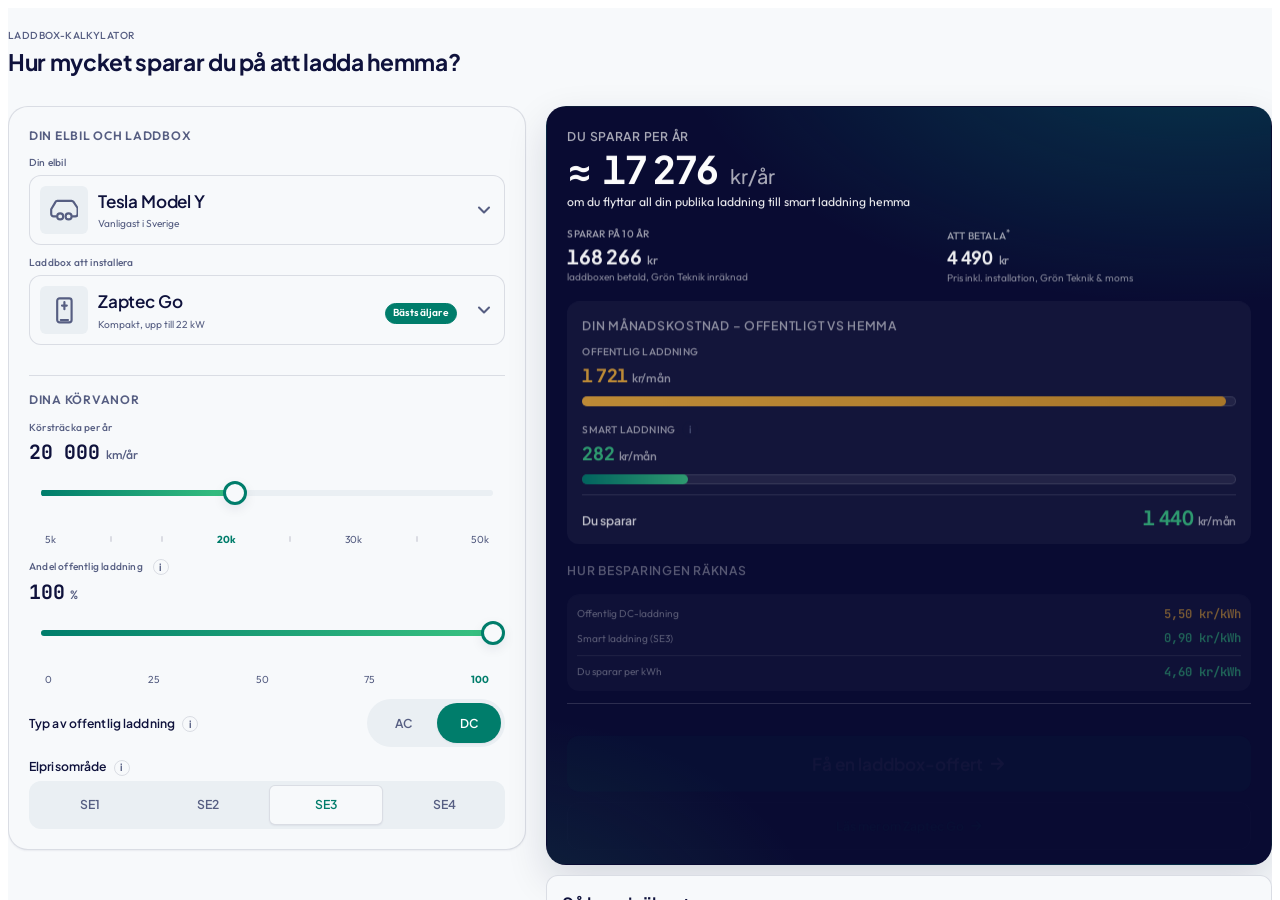
<file: index.html>
<!doctype html>
<html lang="sv">
<head>
  <meta charset="utf-8">
  <meta name="viewport" content="width=device-width, initial-scale=1">
  <meta http-equiv="refresh" content="0; url=./prototype/">
  <link rel="canonical" href="./prototype/">
  <title>Ampy Laddbox-kalkylator</title>
<link rel="preconnect" href="https://fonts.googleapis.com" />
<link rel="preconnect" href="https://fonts.gstatic.com" crossorigin />
<link href="https://fonts.googleapis.com/css2?family=Outfit:wght@100..900&family=Plus+Jakarta+Sans:ital,wght@0,200..800;1,200..800&family=JetBrains+Mono:ital,wght@0,100..800;1,100..800&display=swap" rel="stylesheet" />
</head>
<body>
  <p>Öppnar <a href="./prototype/">Ampy Laddbox-kalkylatorn</a>…</p>
</body>
</html>
</file>
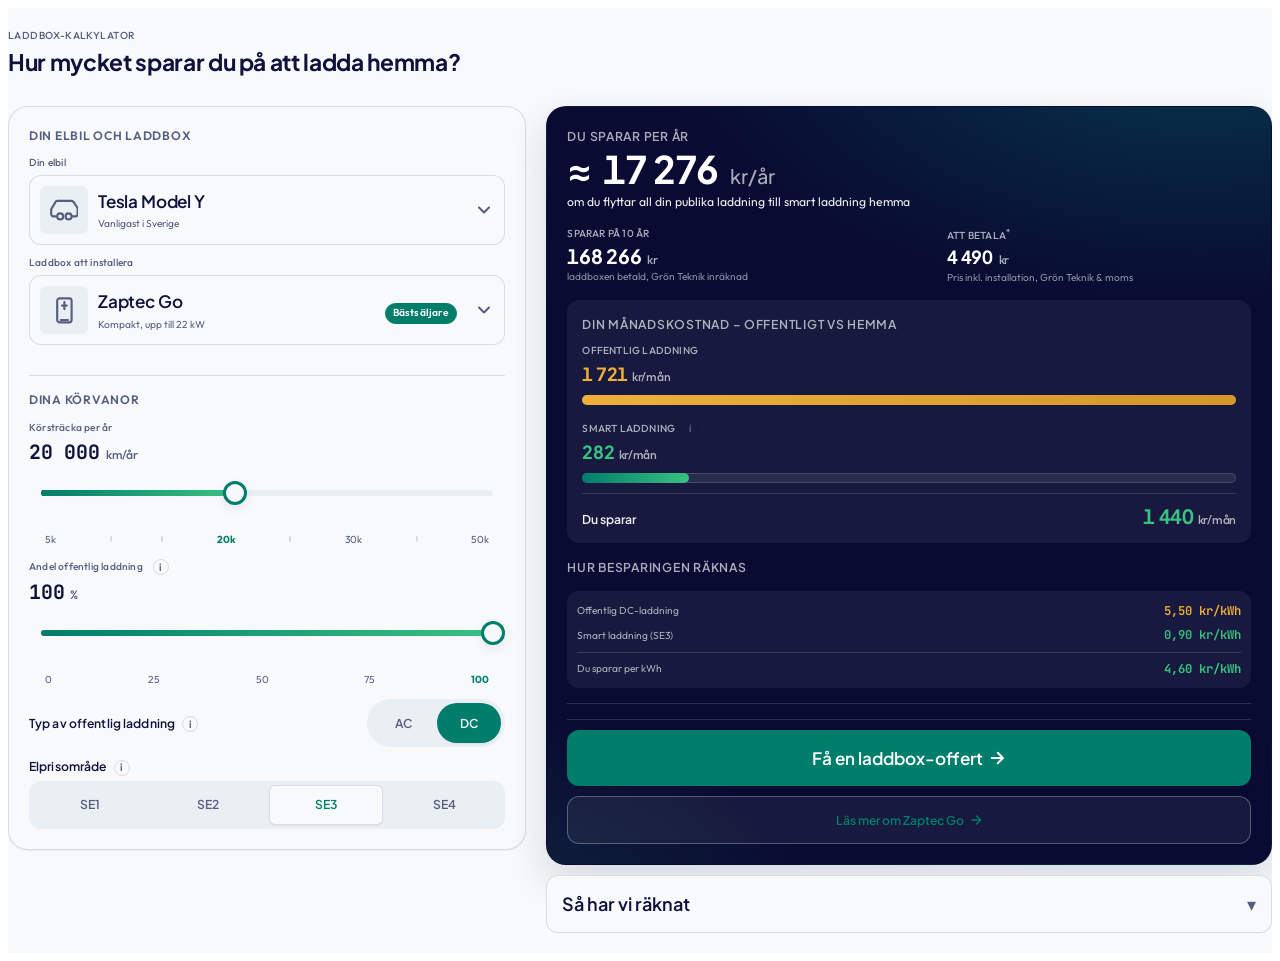
<file: prototype/index.html>
<!DOCTYPE html>
<html lang="sv">
<head>
  <meta charset="utf-8">
  <meta name="viewport" content="width=device-width, initial-scale=1">
  <style>html{font-size:62.5%}</style>
  <link rel="preconnect" href="https://fonts.googleapis.com">
  <link rel="preconnect" href="https://fonts.gstatic.com" crossorigin>
  <link href="https://fonts.googleapis.com/css2?family=Plus+Jakarta+Sans:wght@400;500;600;700&family=Outfit:wght@400;500;600;700&family=JetBrains+Mono:ital,wght@0,100..800;1,100..800&display=swap" rel="stylesheet">
  <link rel="stylesheet" href="styles.css">
  <script src="data.js"></script>
  <title>Ampy — Laddbox-kalkylator (prototyp)</title>
</head>
<body>

<div class="ampy-calc-outer">
<div class="ampy-calc" id="ampyEvCalc"
     data-default-car-id=""
     data-default-charger-id="">

  <div class="ampy-calc__container">

    <header class="ampy-calc__header">
      <span class="ampy-calc__header-label">Laddbox-kalkylator</span>
      <h1 class="ampy-calc__t-2xl">Hur mycket sparar du på att ladda hemma?</h1>
    </header>

    <section class="ampy-calc__main" aria-label="Laddbox-kalkylator">

      <!-- ── INPUTS CARD ──────────────────────────────────────────────── -->
      <div class="ampy-calc__card" aria-label="Inställningar">

        <div class="ampy-calc__tier ampy-calc__tier--primary">
          <span class="ampy-calc__tier-label">Din elbil och laddbox</span>

          <!-- Car model selector -->
          <div class="ampy-calc__field ampy-calc__field--prominent">
            <!-- a11y: was an orphan <label> (no native control to bind 'for' to —
                 the selector is a custom button/listbox). Now a <span> that the
                 selector button + listbox reference via aria-labelledby. -->
            <span class="ampy-calc__field-label-tiny" id="ampyEvCarLabel">Din elbil</span>
            <div class="ampy-calc__selector" id="ampyEvCarSelectorA" aria-expanded="false">
              <button type="button"
                      class="ampy-calc__selector-button ampy-calc__selector-button--prominent"
                      aria-haspopup="listbox" aria-labelledby="ampyEvCarLabel" id="ampyEvCarButtonA">
                <span class="ampy-calc__selector-img ampy-calc__selector-img--lg" id="ampyEvCarImgA" aria-hidden="true"></span>
                <span class="ampy-calc__selector-text">
                  <span class="ampy-calc__selector-name ampy-calc__selector-name--lg" id="ampyEvCarNameA">—</span>
                  <span class="ampy-calc__selector-best" id="ampyEvCarBestA">—</span>
                </span>
                <span id="ampyEvCarBadgeA"></span>
                <svg class="ampy-calc__selector-chevron" width="20" height="20" viewBox="0 0 24 24"
         fill="none" stroke="currentColor" stroke-width="2.5" stroke-linecap="round"
         stroke-linejoin="round" aria-hidden="true"><path d="m6 9 6 6 6-6"/></svg>
              </button>
              <ul class="ampy-calc__selector-list" id="ampyEvCarListA" role="listbox" aria-labelledby="ampyEvCarLabel"></ul>
            </div>
          </div>

          <!-- Charger selector -->
          <div class="ampy-calc__field ampy-calc__field--prominent">
            <!-- a11y: orphan <label> → <span>, referenced via aria-labelledby. -->
            <span class="ampy-calc__field-label-tiny" id="ampyEvChargerLabel">Laddbox att installera</span>
            <div class="ampy-calc__selector" id="ampyEvChargerSelectorA" aria-expanded="false">
              <button type="button"
                      class="ampy-calc__selector-button ampy-calc__selector-button--prominent"
                      aria-haspopup="listbox" aria-labelledby="ampyEvChargerLabel" id="ampyEvChargerButtonA">
                <span class="ampy-calc__selector-img ampy-calc__selector-img--lg" id="ampyEvChargerImgA" aria-hidden="true"></span>
                <span class="ampy-calc__selector-text">
                  <span class="ampy-calc__selector-name ampy-calc__selector-name--lg" id="ampyEvChargerNameA">—</span>
                  <span class="ampy-calc__selector-best" id="ampyEvChargerBestA">—</span>
                </span>
                <span id="ampyEvChargerBadgeA"></span>
                <svg class="ampy-calc__selector-chevron" width="20" height="20" viewBox="0 0 24 24"
         fill="none" stroke="currentColor" stroke-width="2.5" stroke-linecap="round"
         stroke-linejoin="round" aria-hidden="true"><path d="m6 9 6 6 6-6"/></svg>
              </button>
              <ul class="ampy-calc__selector-list" id="ampyEvChargerListA" role="listbox" aria-labelledby="ampyEvChargerLabel"></ul>
            </div>
          </div>
        </div><!-- /tier primary -->

        <div class="ampy-calc__tier ampy-calc__tier--modifiers">
          <span class="ampy-calc__tier-label">Dina körvanor</span>

          <!-- Annual km slider -->
          <!-- a11y: <label> here has no matching control (custom slider, not a
               native input), so 'for' is intentionally absent. Instead it gets
               an id and the slider references it via aria-labelledby. -->
          <div class="ampy-calc__field ampy-calc__field--prominent">
            <span class="ampy-calc__field-label-tiny" id="ampyEvKmLabel">Körsträcka per år</span>
            <span class="ampy-calc__value-prominent ampy-calc__t-mono" id="ampyEvKmDisplay">
              <span id="ampyEvKmValue">—</span><span class="ampy-calc__value-unit">km/år</span>
            </span>
            <div id="ampyEvKmContainer"></div>
          </div>

          <!-- Public % slider -->
          <!-- a11y: <label> replaced with <span>+id (no native control to bind
               'for' to). The slider references this via aria-labelledby. The
               tooltip button is excluded from the slider's name (see id below). -->
          <div class="ampy-calc__field ampy-calc__field--prominent">
            <span class="ampy-calc__field-label-tiny">
              <span id="ampyEvPctLabel">Andel offentlig laddning</span>
              <button type="button" class="ampy-calc__tip" aria-label="Mer info"
                      data-tip="Hur stor del av din laddning du gör publikt idag i stället för hemma. Kalkylen visar vad du sparar genom att flytta den hem.">i</button>
            </span>
            <span class="ampy-calc__value-prominent ampy-calc__t-mono" id="ampyEvPctDisplay">
              <span id="ampyEvPctValue">—</span><span class="ampy-calc__value-unit">%</span>
            </span>
            <div id="ampyEvPctContainer"></div>
          </div>

          <!-- Public type toggle -->
          <div class="ampy-calc__field">
            <div class="ampy-calc__field-row">
              <span class="ampy-calc__field-label">
                <!-- a11y: id on the text-only span so the toggle group's name
                     excludes the tooltip button. -->
                <span id="ampyEvPubTypeLabel">Typ av offentlig laddning</span>
                <button type="button" class="ampy-calc__tip" aria-label="Mer info"
                        data-tip="AC = långsam laddning vid parkering och köpcentrum (ca 4,50 kr/kWh). DC = snabbladdning längs vägen (ca 5,50 kr/kWh).">i</button>
              </span>
              <!-- a11y: each option is a native <button aria-pressed> — keyboard
                   operable (Enter/Space) and announced as a pressed/unpressed
                   toggle button. aria-pressed kept in sync in updatePublicTypeToggle. -->
              <div class="ampy-calc__toggle" role="group" aria-labelledby="ampyEvPubTypeLabel" id="ampyEvPublicType">
                <button type="button" class="ampy-calc__toggle-option" data-value="ac" aria-pressed="false">AC</button>
                <button type="button" class="ampy-calc__toggle-option" data-value="dc" aria-pressed="true">DC</button>
              </div>
            </div>
          </div>

          <!-- Region -->
          <div class="ampy-calc__field">
            <span class="ampy-calc__field-label">
              <span id="ampyEvRegionLabel">Elprisområde</span>
              <button type="button" class="ampy-calc__tip" aria-label="Mer info"
                      data-tip="Ditt elprisområde (SE1 norr–SE4 söder). Dyrare hemma-el ger något lägre besparing per kWh.">i</button>
            </span>
            <div class="ampy-calc__segmented" role="group" aria-labelledby="ampyEvRegionLabel" id="ampyEvRegion"></div>
          </div>

        </div><!-- /tier modifiers -->

      </div><!-- /.ampy-calc__card (inputs) -->

      <!-- ── RESULTS COLUMN ───────────────────────────────────────────── -->
      <div class="ampy-calc__result-stack">

        <!-- a11y: aria-live removed from the whole results card. The entire
             subtree (every tile, the monthly panel, breakdown HTML) was being
             announced on every keystroke, which flooded SR users. Replaced by
             a single polite, debounced status region (#ampyEvSrStatus) that
             announces ONLY the annual-saving headline after input settles. -->
        <div class="ampy-calc__card ampy-calc__card--surface" aria-label="Resultat">

          <!-- Hero: ANNUAL saving (dominant) — now the first element in the card
               (the ROI "Med/Utan investering" toggle was removed; the investment
               is always included). -->
          <div class="ampy-calc__hero15">
            <span class="ampy-calc__hero15-eyebrow">Du sparar per år</span>
            <span class="ampy-calc__hero15-value ampy-calc__t-mono">
              ≈ <span id="ampyEvAnnualSaving">—</span>
              <span class="ampy-calc__hero15-unit">kr/år</span>
            </span>
            <span class="ampy-calc__hero15-sub" id="ampyEvHeroAnnualSub">
              jämfört med fortsatt publik laddning
            </span>
          </div>

          <!-- a11y: single polite, debounced live region. Announces only the
               headline annual saving once input settles (see engine.js
               announceHeadline). Visually hidden; not aria-hidden. -->
          <div class="ampy-calc__sr-only" id="ampyEvSrStatus" role="status" aria-live="polite" aria-atomic="true"></div>

          <!-- Secondary stat tiles -->
          <div class="ampy-calc__trio" id="ampyEvTrio">
            <div class="ampy-calc__trio-tile" id="ampyEvCumulativeTile">
              <span class="ampy-calc__trio-label" id="ampyEvCumulativeLabel">Sparar på 10 år</span>
              <span class="ampy-calc__trio-value ampy-calc__t-mono">
                <span id="ampyEvCumulativeValue">—</span><span class="ampy-calc__trio-unit">kr</span>
              </span>
              <span class="ampy-calc__trio-sub" id="ampyEvHero10Sub">—</span>
            </div>

            <div class="ampy-calc__trio-tile" id="ampyEvNetPayTile">
              <span class="ampy-calc__trio-label">Att betala<sup>*</sup></span>
              <span class="ampy-calc__trio-value ampy-calc__t-mono">
                <span id="ampyEvNetPay">—</span><span class="ampy-calc__trio-unit">kr</span>
              </span>
              <span class="ampy-calc__trio-sub" id="ampyEvNetPaySub">—</span>
            </div>
          </div>

          <!-- 3-4: divider removed — the monthly panel's own subtle bg separates
               it from the trio, so a hairline here is a redundant third rule. -->

          <!-- Monthly cost comparison: publik vs hemma (replaces the payback chart).
               monthlyPublic / monthlyHome = publicKwh × rate ÷ 12; saving = the
               difference. Reconciles to the annual hero (× 12). Renders for
               offert-only boxes too (segment-agnostic). -->
          <div class="ampy-calc__monthly" id="ampyEvMonthly">
            <div class="ampy-calc__monthly-head">
              <span class="ampy-calc__evidence-label">Din månadskostnad – offentligt vs hemma</span>
            </div>
            <div class="ampy-calc__monthly-cols">
              <div class="ampy-calc__monthly-col ampy-calc__monthly-col--public">
                <span class="ampy-calc__monthly-col-label">Offentlig laddning</span>
                <span class="ampy-calc__monthly-col-value ampy-calc__monthly-col-value--public ampy-calc__t-mono">
                  <span id="ampyEvMonthlyPublic">—</span><span class="ampy-calc__monthly-col-unit">kr/mån</span>
                </span>
              </div>
              <!-- Home charging = smart charging only (owner decision 2026-06-13):
                   the flat-rate home bar was removed; this single home bar IS the
                   smart / scheduled-on-low-price-hours option. Solid (primary) styling. -->
              <div class="ampy-calc__monthly-col ampy-calc__monthly-col--home">
                <span class="ampy-calc__monthly-col-label">
                  Smart laddning
                  <button type="button" class="ampy-calc__tip" aria-label="Mer info"
                          data-tip="Ladda din elbil automatiskt när elen är som billigast — spotpriset är 30–60 % lägre under lågpristimmar, vilket sänker din laddkostnad hemma med i snitt cirka 45 %.">i</button>
                </span>
                <span class="ampy-calc__monthly-col-value ampy-calc__monthly-col-value--home ampy-calc__t-mono">
                  <span id="ampyEvMonthlyHome">—</span><span class="ampy-calc__monthly-col-unit">kr/mån</span>
                </span>
              </div>
            </div>
            <div class="ampy-calc__monthly-delta" id="ampyEvMonthlyDelta">
              <span class="ampy-calc__monthly-delta-label">Du sparar</span>
              <span class="ampy-calc__monthly-delta-value ampy-calc__t-mono">
                <span id="ampyEvMonthlySaving">—</span><span class="ampy-calc__monthly-delta-unit">kr/mån</span>
              </span>
            </div>
          </div>

          <!-- Savings breakdown -->
          <div class="ampy-calc__evidence">
            <div class="ampy-calc__evidence-head">
              <span class="ampy-calc__evidence-label">Hur besparingen räknas</span>
            </div>
            <div id="ampyEvSavingsBreakdown" style="margin-top:var(--spacing-sm);"></div>
          </div>

          <hr class="ampy-calc__internal-divider">

          <!-- CTAs -->
          <div class="ampy-calc__cta-stack">

            <button type="button"
                    class="ampy-calc__btn ampy-calc__btn--primary ampy-calc__btn--lg ampy-calc__btn--block"
                    id="ampyEvCtaQuote">
              Få en laddbox-offert <svg width="18" height="18" viewBox="0 0 24 24" fill="none" stroke="currentColor"
         stroke-width="2.5" stroke-linecap="round" stroke-linejoin="round" aria-hidden="true">
      <path d="M5 12h14M13 5l7 7-7 7"/>
    </svg>
            </button>

            <form class="ampy-calc__lead-form" id="ampyEvLeadForm" novalidate>
              <span class="ampy-calc__t-small" style="color:var(--on-surface-text);">
                Vår laddbox-expert hör av sig med ett offertförslag, oftast inom en arbetsdag.
              </span>
              <div class="ampy-calc__lead-form-grid">
                <div class="ampy-calc__field">
                  <label class="ampy-calc__field-label" for="ampyEvLeadName">Namn</label>
                  <input type="text"  class="ampy-calc__input" id="ampyEvLeadName"  required autocomplete="name">
                  <span class="ampy-calc__input-error" id="ampyEvLeadNameError"></span>
                </div>
                <div class="ampy-calc__field">
                  <label class="ampy-calc__field-label" for="ampyEvLeadEmail">E-post</label>
                  <input type="email" class="ampy-calc__input" id="ampyEvLeadEmail" required autocomplete="email">
                  <span class="ampy-calc__input-error" id="ampyEvLeadEmailError"></span>
                </div>
                <div class="ampy-calc__field">
                  <label class="ampy-calc__field-label" for="ampyEvLeadPhone">Telefon</label>
                  <input type="tel"   class="ampy-calc__input" id="ampyEvLeadPhone" required autocomplete="tel" inputmode="tel">
                  <span class="ampy-calc__input-error" id="ampyEvLeadPhoneError"></span>
                </div>
                <div class="ampy-calc__field">
                  <label class="ampy-calc__field-label" for="ampyEvLeadZip">Postnummer</label>
                  <input type="text"  class="ampy-calc__input" id="ampyEvLeadZip"   required autocomplete="postal-code" inputmode="numeric">
                  <span class="ampy-calc__input-error" id="ampyEvLeadZipError"></span>
                </div>
              </div>
              <!-- GDPR: honeypot. Visually hidden + off the a11y tree + not
                   tabbable + autocomplete off. A real human never fills it; the
                   server rejects any submission where it is non-empty. Kept
                   inside the form so its value lands in buildPayload. -->
              <div class="ampy-calc__hp" aria-hidden="true">
                <label for="ampyEvLeadCompany">Lämna detta fält tomt</label>
                <input type="text" id="ampyEvLeadCompany" name="company"
                       tabindex="-1" autocomplete="off">
              </div>

              <!-- GDPR: required, UNTICKED, granular consent. Separate from the
                   submit action. Article-13 micro-notice + privacy link.
                   PLACEHOLDER href="/integritetspolicy" — Ampy must point this
                   at the live policy before go-live. -->
              <div class="ampy-calc__field ampy-calc__consent">
                <label class="ampy-calc__consent-row" for="ampyEvLeadConsent">
                  <input type="checkbox" class="ampy-calc__consent-check"
                         id="ampyEvLeadConsent" required
                         aria-describedby="ampyEvLeadConsentNotice ampyEvLeadConsentError">
                  <span class="ampy-calc__consent-text" id="ampyEvLeadConsentNotice">
                    Jag samtycker till att Ampy lagrar och behandlar mina
                    kontakt- och kalkyluppgifter för att kontakta mig med en offert.
                    Du kan när som helst återkalla samtycket. Se vår
                    <a href="/integritetspolicy" target="_blank" rel="noopener">integritetspolicy</a>
                    för hur vi hanterar dina uppgifter och dina rättigheter.
                  </span>
                </label>
                <span class="ampy-calc__input-error" id="ampyEvLeadConsentError"></span>
              </div>

              <button type="submit" class="ampy-calc__btn ampy-calc__btn--primary ampy-calc__btn--block" id="ampyEvLeadSubmit">
                <span id="ampyEvLeadSubmitLabel">Skicka offertförfrågan</span>
              </button>
            </form>

            <div class="ampy-calc__lead-form-success" id="ampyEvLeadSuccess" role="status">
              <svg width="20" height="20" viewBox="0 0 24 24" fill="none" stroke="currentColor" stroke-width="2.5" stroke-linecap="round" stroke-linejoin="round" aria-hidden="true"><path d="M20 6 9 17l-5-5"/></svg>
              <span><strong>Tack!</strong> En expert återkommer inom 24 timmar med en exakt offert. Du får kalkylen mailad till dig.</span>
            </div>

            <div class="ampy-calc__lead-form-error" id="ampyEvLeadErrorBox" role="alert">
              <svg width="20" height="20" viewBox="0 0 24 24" fill="none" stroke="currentColor" stroke-width="2.5" stroke-linecap="round" stroke-linejoin="round" aria-hidden="true"><circle cx="12" cy="12" r="10"/><path d="M12 8v4M12 16h.01"/></svg>
              <span>Något gick fel. Ring oss på <a href="tel:+46102657979" style="color:inherit;text-decoration:underline;">010-265 79 79</a> så hjälper vi dig direkt.</span>
            </div>

            <!-- 8c: the whole phrase is ONE inline label so hover/focus draws a
                 single continuous underline (incl. the dynamic box name, any
                 length); the arrow is a separate flex sibling and never underlines.
                 Also promoted to a bordered secondary button (Part 3 / 3-5) so the
                 two CTAs read as a deliberate primary/secondary pair. -->
            <a class="ampy-calc__btn-link ampy-calc__btn-link--center ampy-calc__btn-link--bordered" id="ampyEvProductLink" href="#" target="_self">
              <span class="ampy-calc__btn-link-label">Läs mer om <span id="ampyEvProductLinkName">laddboxen</span></span>
              <svg width="14" height="14" viewBox="0 0 24 24" fill="none" stroke="currentColor" stroke-width="2.5" stroke-linecap="round" stroke-linejoin="round" aria-hidden="true"><path d="M5 12h14M13 5l7 7-7 7"/></svg>
            </a>

          </div><!-- /.ampy-calc__cta-stack -->

        </div><!-- /.ampy-calc__card--surface -->

        <!-- Methodology -->
        <section class="ampy-calc__methodology" aria-label="Så har vi räknat">
          <details class="ampy-calc__disclosure">
            <summary class="ampy-calc__disclosure-summary ampy-calc__t-subheading"
                     style="color:var(--text-primary);font-weight:600;">
              Så har vi räknat
            </summary>
            <div class="ampy-calc__disclosure-content">
              <div class="ampy-calc__methodology-stack" id="ampyEvMethodologyStack"></div>
              <div class="ampy-calc__disclaimers">
                <p>
                  <strong style="color:var(--text-primary);">Så här läser du kalkylen.</strong>
                  Siffrorna bygger på publik branschdata för 2025–2026. Ditt verkliga utfall beror på
                  hur du kör, hur du laddar och hur elpriset utvecklas. Kalkylen är en uppskattning —
                  inte ett erbjudande och inte bindande för Ampy. Vill du ha ett exakt pris, begär en offert.
                </p>
                <p>* "Att betala" är ungefärligt pris inkl. installation och moms, med Grön Teknik-avdraget redan avdraget. Slutpriset beror på ditt hem och din installation.</p>
              </div>
            </div>
          </details>
        </section>

      </div><!-- /.ampy-calc__result-stack -->

    </section><!-- /.ampy-calc__main -->

  </div><!-- /.ampy-calc__container -->

</div><!-- /#ampyEvCalc -->
</div><!-- /.ampy-calc-outer -->

<script src="engine.js"></script>
<script>
  if (window.AmpyEvCalculator) {
    window.AmpyEvCalculator.submitLead = function (p) {
      console.log('MOCK submitLead', p);
      return Promise.resolve({ success: true });
    };
  }
</script>
</body>
</html>
</file>
<file: prototype/styles.css>
/**
 * Ampy — Battery Calculator CSS
 * Fluent Snippets: set Run Location → Frontend
 *
 * All breakpoints use @container ampy so the calculator responds to its
 * own container width rather than the viewport. Safe to load globally —
 * every rule is scoped under .ampy-calc or .ampy-calc-outer.
 */
/* ── Container context ─────────────────────────────────────────────────── */
.ampy-calc-outer {
  display: block;
  width: 100%;
  max-width: 100%;
  box-sizing: border-box;
  overflow-x: hidden;
  container-type: inline-size;
  container-name: ampy;
}

/* ── Root tokens (scoped to component, not :root) ───────────────────────── */
.ampy-calc {
  --bg-primary:        rgb(247, 249, 251);
  --bg-surface:        rgb(9, 11, 50);
  --bg-subtle:         rgb(234, 239, 243);
  --text-primary:      rgb(15, 18, 60);
  --text-secondary:    rgb(86, 94, 130);
  --text-inverse:      rgb(255, 255, 255);
  /* a11y / WCAG 2.1 AA contrast (audit fix):
     The teal is used both as a TEXT/icon colour on the light bg (badges,
     outline buttons, segmented + tick "active", links) and as the CTA button
     fill behind WHITE text. The original rgb(0,169,145) failed AA in both
     directions (≈2.9:1 white-on-teal, ≈2.8:1 teal-on-light-bg). Darkened to
     rgb(0,125,107): ≈5.07:1 white-on-teal and ≈4.80:1 teal-on-light-bg — both
     pass AA for normal text.
     ── OWNER-FLAGGED ──────────────────────────────────────────────────────
     These --action-* tokens are a LOCAL prototype copy. The shared
     FluentSnippets stylesheet defines the same tokens and is consumed by the
     LED-kalkylatorn and battery-kalkylatorn. Porting this darker teal to the
     shared snippet will change those calculators' CTA/chart colours too —
     re-check their contrast + chart legibility before promoting this change. */
  --action-primary:    rgb(0, 125, 107);
  --action-secondary:  rgb(0, 150, 130);
  --state-success:     rgb(57, 194, 129);
  --state-error:       rgb(214, 76, 76);
  --state-warning:     rgb(240, 175, 56);
  --border-default:    rgba(15, 18, 60, 0.12);
  --border-focus:      rgb(0, 125, 107); /* a11y: matches darkened --action-primary */

  --on-surface-text:           rgba(255, 255, 255, 0.94);
  --on-surface-text-muted:     rgba(255, 255, 255, 0.66);
  /* a11y / WCAG 2.1 AA (audit fix): faint captions (hero range, trio-sub,
     stream sub/pct) on the dark surface were rgba(255,255,255,0.42) ≈ 4.0:1 —
     fails AA for normal text. Raised to 0.55 ≈ 6.1:1. OWNER-FLAGGED: this
     token also lives in the shared snippet (LED/battery calcs) — porting it
     lightens their faint captions too; re-check those before promoting. */
  --on-surface-text-faint:     rgba(255, 255, 255, 0.55);
  --on-surface-border:         rgba(255, 255, 255, 0.14);
  --on-surface-border-strong:  rgba(255, 255, 255, 0.28);
  --on-surface-subtle-bg:      rgba(255, 255, 255, 0.06);

  --chart-stream-1: rgb(0, 169, 145);
  --chart-stream-2: rgb(57, 194, 129);
  --chart-stream-3: rgb(122, 208, 198);
  --chart-stream-4: rgb(160, 184, 196);

  --chart-line-loss:    rgb(240, 175, 56);
  --chart-line-profit:  rgb(0, 169, 145);
  --chart-zone-loss:    rgba(240, 175, 56, 0.18);
  --chart-zone-profit:  rgba(0, 169, 145, 0.16);

  --spacing-xs:  0.5rem;
  --spacing-sm:  0.75rem;
  --spacing-md:  1rem;
  --spacing-lg:  1.5rem;
  --spacing-xl:  2rem;
  --spacing-2xl: 3rem;

  --radius-sm:   0.6rem;
  --radius-md:   1.2rem;
  --radius-lg:   2rem;
  --radius-full: 999rem;

  --shadow-sm: 0 1px 2px rgba(15, 18, 60, 0.06);
  --shadow-md: 0 0.4rem 1.2rem rgba(15, 18, 60, 0.08);
  --shadow-lg: 0 1.6rem 4rem rgba(15, 18, 60, 0.14);

  --motion-fast:   150ms;
  --motion-normal: 300ms;
  --easing:        cubic-bezier(0.2, 0, 0.2, 1);

  /* Point 14 / "blaffigt": four clamp FLOORS lowered one notch so the narrow
     end (320–375px) reads calmer; the 100cqi interpolation leaves desktop
     (the ceilings) untouched.
       --fs-2xl H1 floor       2.2 → 2.0rem
       --fs-xl  hero unit/value floor 2.0 → 1.8rem
       --fs-lg  secondary vals floor 1.8 → 1.7rem
       --fs-4xl hero value floor 4.0 → 3.4rem */
  --fs-xs:  clamp(1rem,   calc(1rem   + (1.2 - 1)   * ((100cqi - 320px) / 960)), 1.2rem);
  --fs-sm:  clamp(1.2rem, calc(1.2rem + (1.4 - 1.2) * ((100cqi - 320px) / 960)), 1.4rem);
  --fs-md:  clamp(1.7rem, calc(1.7rem + (1.8 - 1.7) * ((100cqi - 320px) / 960)), 1.8rem);
  --fs-lg:  clamp(1.7rem, calc(1.7rem + (2.8 - 1.7) * ((100cqi - 320px) / 960)), 2.8rem);
  --fs-xl:  clamp(1.8rem, calc(1.8rem + (3.6 - 1.8) * ((100cqi - 320px) / 960)), 3.6rem);
  --fs-2xl: clamp(2rem,   calc(2rem   + (4.8 - 2)   * ((100cqi - 320px) / 960)), 4.8rem);
  --fs-3xl: clamp(2.6rem, calc(2.6rem + (6   - 2.6) * ((100cqi - 320px) / 960)), 6rem);
  --fs-4xl: clamp(3.4rem, calc(3.4rem + (7.5 - 3.4) * ((100cqi - 320px) / 960)), 7.5rem);

  --font-heading: "Plus Jakarta Sans", system-ui, sans-serif;
  --font-body:    "Outfit", system-ui, sans-serif;
  --font-mono:    "JetBrains Mono", ui-monospace, monospace;

  box-sizing: border-box;
  color: var(--text-primary);
  background: var(--bg-primary);
  font-family: var(--font-body);
  font-size: var(--fs-md);
  line-height: 1.5;
  font-weight: 400;
  -webkit-font-smoothing: antialiased;
  width: 100%;
  max-width: 100%;
}

.ampy-calc *,
.ampy-calc *::before,
.ampy-calc *::after { box-sizing: border-box; }

.ampy-calc p,
.ampy-calc h1, .ampy-calc h2, .ampy-calc h3, .ampy-calc h4, .ampy-calc h5,
.ampy-calc ul, .ampy-calc ol, .ampy-calc figure { margin: 0; padding: 0; }
.ampy-calc ul, .ampy-calc ol { list-style: none; }
:where(.ampy-calc button) { font: inherit; color: inherit; background: transparent; border: 0; cursor: pointer; }
.ampy-calc a { color: var(--action-primary); text-decoration: none; }
.ampy-calc a:hover { text-decoration: underline; }

/* ── Typography ─────────────────────────────────────────────────────────── */
.ampy-calc__t-display    { font-family: var(--font-heading); font-size: var(--fs-4xl); line-height: 1.0;  font-weight: 700; letter-spacing: -0.02em; }
.ampy-calc__t-3xl        { font-family: var(--font-heading); font-size: var(--fs-3xl); line-height: 1.1;  font-weight: 700; letter-spacing: -0.02em; }
.ampy-calc__t-2xl        { font-family: var(--font-heading); font-size: var(--fs-2xl); line-height: 1.2;  font-weight: 700; letter-spacing: -0.015em; }
.ampy-calc__t-heading    { font-family: var(--font-heading); font-size: var(--fs-xl);  line-height: 1.3;  font-weight: 600; letter-spacing: -0.01em; }
.ampy-calc__t-subheading { font-family: var(--font-heading); font-size: var(--fs-lg);  line-height: 1.4;  font-weight: 500; }
.ampy-calc__t-body       { font-family: var(--font-body);    font-size: var(--fs-md);  line-height: 1.5;  font-weight: 400; }
.ampy-calc__t-small      { font-family: var(--font-body);    font-size: var(--fs-sm);  line-height: 1.5;  font-weight: 400; }
.ampy-calc__t-caption    { font-family: var(--font-body);    font-size: var(--fs-xs);  line-height: 1.5;  font-weight: 400; }
.ampy-calc__t-mono       { font-family: var(--font-mono); font-feature-settings: "tnum" 1, "lnum" 1; }

/* ── Container ──────────────────────────────────────────────────────────── */
.ampy-calc__container {
  max-width: 128rem;
  margin: 0 auto;
  padding: var(--spacing-xl) 0;
  display: flex;
  flex-direction: column;
  gap: var(--spacing-2xl);
}

/* ── Header ─────────────────────────────────────────────────────────────── */
.ampy-calc__header { display: flex; flex-direction: column; gap: var(--spacing-xs); text-align: left; }
.ampy-calc__header-label {
  color: var(--text-secondary); font-weight: 500;
  font-size: var(--fs-xs); letter-spacing: 0.04em; text-transform: uppercase;
}
.ampy-calc__header h2 { max-width: 80rem; color: var(--text-primary); font-family: var(--font-body); }

/* ── Calculator layout ──────────────────────────────────────────────────── */
.ampy-calc__main {
  display: grid;
  grid-template-columns: minmax(0, 5fr) minmax(0, 7fr);
  gap: var(--spacing-xl);
  align-items: start;
}
.ampy-calc__result-stack { display: flex; flex-direction: column; gap: var(--spacing-md); min-width: 0; }

/* ── Card ───────────────────────────────────────────────────────────────── */
.ampy-calc__card {
  background: var(--bg-primary);
  border: 1px solid var(--border-default);
  border-radius: var(--radius-lg);
  padding: var(--spacing-xl);
  box-shadow: var(--shadow-sm);
  display: flex; flex-direction: column; gap: var(--spacing-lg);
  min-width: 0;
}
.ampy-calc__card--surface {
  background: var(--bg-surface);
  color: var(--text-inverse);
  border-color: transparent;
  box-shadow: var(--shadow-lg);
  background-image:
    radial-gradient(120% 60% at 90% -10%, rgba(0, 169, 145, 0.28), transparent 60%),
    radial-gradient(80% 50% at -10% 110%, rgba(57, 194, 129, 0.16), transparent 60%);
}
.ampy-calc__card--surface .ampy-calc__t-caption,
.ampy-calc__card--surface .ampy-calc__field-label,
.ampy-calc__card--surface .ampy-calc__t-small { color: var(--on-surface-text-muted); }

/* ── Field block ────────────────────────────────────────────────────────── */
.ampy-calc__field { display: flex; flex-direction: column; gap: var(--spacing-xs); }
.ampy-calc__field-row {
  display: flex; align-items: center; justify-content: space-between;
  gap: var(--spacing-md); flex-wrap: wrap;
}
.ampy-calc__field-label {
  font-family: var(--font-heading); font-size: var(--fs-sm);
  font-weight: 600; color: var(--text-primary); letter-spacing: 0.01em;
}
.ampy-calc__field-hint { font-size: var(--fs-xs); color: var(--text-secondary); }
.ampy-calc__field-divider { height: 1px; background: var(--border-default); border: 0; margin: var(--spacing-xs) 0; }

/* ── Battery selector ───────────────────────────────────────────────────── */
.ampy-calc__selector { position: relative; }
.ampy-calc__selector-button {
  display: flex; align-items: center; gap: var(--spacing-md);
  width: 100%; padding: var(--spacing-sm) var(--spacing-md);
  background: var(--bg-primary); border: 1px solid var(--border-default);
  border-radius: var(--radius-md); text-align: left;
  transition: border-color var(--motion-fast) var(--easing), box-shadow var(--motion-fast) var(--easing);
}
.ampy-calc__selector-button:hover { border-color: var(--text-secondary); }
.ampy-calc__selector-button:focus-visible {
  outline: none; border-color: var(--border-focus);
  box-shadow: 0 0 0 3px rgba(0, 125, 107, 0.25);
}
.ampy-calc__selector-img {
  width: 4.8rem; height: 4.8rem; flex-shrink: 0;
  border-radius: var(--radius-sm); background: var(--bg-subtle);
  display: flex; align-items: center; justify-content: center; overflow: hidden;
}
.ampy-calc__selector-img svg { width: 60%; height: 60%; color: var(--text-secondary); }
/* Product/EV photo fills the square image slot (replaces the SVG icon when an
   imageUrl is present). object-fit:cover gives a clean square crop for both the
   square box product shots and landscape car photos. A white slot bg (only when
   a photo is present) lets transparent product PNG/WebP read cleanly; icon-only
   slots keep their original subtle bg. :has() is a progressive enhancement. */
.ampy-calc__selector-photo { width: 100%; height: 100%; object-fit: cover; display: block; }
.ampy-calc__selector-img:has(.ampy-calc__selector-photo) { background: #fff; }
.ampy-calc__selector-text { flex: 1; min-width: 0; display: flex; flex-direction: column; gap: 0.2rem; }
.ampy-calc__selector-name {
  font-family: var(--font-heading); font-weight: 600; font-size: var(--fs-sm);
  color: var(--text-primary); white-space: nowrap; overflow: hidden; text-overflow: ellipsis;
}
.ampy-calc__selector-best { font-size: var(--fs-xs); color: var(--text-secondary); }
/* Badge placement (Part 3 §3-1): in the SELECTED button it right-aligns before
   the chevron with a clear gap; in a LIST option it right-aligns but never
   kisses the edge. */
.ampy-calc__selector-button .ampy-calc__badge { margin-left: auto; margin-right: var(--spacing-sm); }
.ampy-calc__selector-option .ampy-calc__badge { margin-left: auto; margin-right: var(--spacing-xs); }
.ampy-calc__selector-chevron { color: var(--text-secondary); transition: transform var(--motion-fast); }
.ampy-calc__selector[aria-expanded="true"] .ampy-calc__selector-chevron { transform: rotate(180deg); }

/* ── Badges — 3-tier system (point 10 visual half / Part 3 §3-1) ─────────────
   Same pill geometry, three fills so the eye reads intent at a glance:
   · Promote (solid teal) — Bästsäljare, Rekommenderas  → the boxes Ampy pushes
   · Attribute (soft)     — Prisvärd, Dubbel laddning, Populär → helpful descriptor
   · Flow (muted outline) — Offert, Företag/BRF → "different path", not "buy this"
   The tier class is mapped from the tag string in engine.js (badgeTierClass). */
.ampy-calc__badge {
  display: inline-block; padding: 0.3rem 0.7rem;
  background: transparent; color: var(--action-primary);
  border: 1px solid var(--action-primary);
  font-size: var(--fs-xs); font-weight: 600;
  line-height: 1.2; white-space: nowrap;
  border-radius: var(--radius-full); letter-spacing: 0.02em;
}
/* Promote — solid teal, white text (strongest weight). */
.ampy-calc__badge--promote {
  background: var(--action-primary); color: var(--text-inverse);
  border-color: var(--action-primary);
}
/* Attribute — soft teal wash, teal text, no border. */
.ampy-calc__badge--soft {
  background: rgba(0, 125, 107, 0.10); color: var(--action-primary);
  border-color: transparent;
}
/* Flow / neutral — muted hollow. */
.ampy-calc__badge--muted,
.ampy-calc__badge--flow { color: var(--text-secondary); border-color: var(--border-default); }

.ampy-calc__selector-list {
  position: absolute; top: calc(100% + var(--spacing-xs)); left: 0; right: 0;
  z-index: 30; background: var(--bg-primary);
  border: 1px solid var(--border-default); border-radius: var(--radius-md);
  box-shadow: var(--shadow-lg);
  /* 16-box catalogue: the charger list overflows (≈16×63px). Cap the dropdown so
     it scrolls inside itself and never runs off a short viewport (min() picks the
     smaller of 50rem and 60vh). overscroll-behavior:contain stops the page from
     chain-scrolling when the user flicks past the list's end on touch. */
  max-height: min(50rem, 60vh); overflow-y: auto; overscroll-behavior: contain;
  -webkit-overflow-scrolling: touch;
  padding: var(--spacing-xs); display: none;
}
.ampy-calc__selector[aria-expanded="true"] .ampy-calc__selector-list { display: block; }
.ampy-calc__selector-option {
  display: flex; align-items: center; gap: var(--spacing-md);
  width: 100%; padding: var(--spacing-sm); text-align: left;
  border-radius: var(--radius-sm); transition: background var(--motion-fast);
}
.ampy-calc__selector-option:hover { background: var(--bg-subtle); }
.ampy-calc__selector-option:focus-visible {
  outline: none; background: var(--bg-subtle);
  box-shadow: inset 0 0 0 2px var(--border-focus);
}
.ampy-calc__selector-option[aria-selected="true"] { background: var(--bg-subtle); }
.ampy-calc__selector-option:disabled,
.ampy-calc__selector-option[aria-disabled="true"] { opacity: 0.5; cursor: not-allowed; }

/* ── Capacity slider ────────────────────────────────────────────────────── */
.ampy-calc__slider-wrap { display: flex; flex-direction: column; gap: var(--spacing-sm); }
.ampy-calc__slider-value { font-family: var(--font-mono); font-weight: 700; color: var(--text-primary); font-size: var(--fs-lg); }
.ampy-calc__slider-value sub { color: var(--text-secondary); font-size: var(--fs-sm); font-weight: 500; }
/* Point 11a: at REST the slider lets a vertical page swipe pass through
   (touch-action: pan-y); the instant a drag is recognised the JS adds
   .is-dragging → touch-action:none hands the gesture entirely to the slider,
   killing iOS's scroll-vs-drag disambiguation delay (the real "lag"). */
.ampy-calc__slider { position: relative; height: 4.4rem; user-select: none; touch-action: pan-y; }
.ampy-calc__slider.is-dragging { touch-action: none; }
.ampy-calc__slider-track {
  position: absolute; top: 50%; transform: translateY(-50%);
  left: 1.2rem; right: 1.2rem; height: 0.6rem;
  background: var(--bg-subtle); border-radius: var(--radius-full);
}
.ampy-calc__slider-fill {
  position: absolute; top: 50%; transform: translateY(-50%);
  left: 1.2rem; height: 0.6rem;
  background: linear-gradient(90deg, var(--action-primary), var(--state-success));
  border-radius: var(--radius-full);
  /* Spec E: the JS expresses fill length as scaleX (transform-origin:left) on a
     full-travel base width, so it animates on the compositor (no per-frame width
     reflow). Transition transform too so the snap-on-release glides.
     Point 11d: release transition is --motion-fast (150ms) so the fill arrives
     WITH the thumb (also 150ms) instead of trailing by 150ms. */
  transform-origin: left center;
  transition: transform var(--motion-fast) var(--easing);
}
.ampy-calc__slider-thumb {
  position: absolute; top: 50%;
  width: 2.4rem; height: 2.4rem;
  background: var(--bg-primary); border: 3px solid var(--action-primary);
  border-radius: var(--radius-full); transform: translate(-50%, -50%);
  /* Point 11d: `left` settles on the same --motion-fast clock as the fill, so
     thumb + fill land together on release (Apple-snappy, not sluggish 300ms). */
  transition: left var(--motion-fast) var(--easing), box-shadow var(--motion-fast), transform var(--motion-fast) var(--easing);
  box-shadow: var(--shadow-md); cursor: grab;
}
/* Spec E: while dragging, kill the fill/thumb transitions so the thumb tracks the
   pointer 1:1 (no trailing). The JS adds .is-dragging on pointerdown and removes
   it on pointerup/cancel — removal restores these transitions so the value snaps
   home smoothly. */
.ampy-calc__slider.is-dragging .ampy-calc__slider-fill,
.ampy-calc__slider.is-dragging .ampy-calc__slider-thumb {
  transition: none;
}
.ampy-calc__slider.is-dragging .ampy-calc__slider-thumb { cursor: grabbing; }
/* a11y / touch target: the thumb is 2.4rem visually but its draggable hit
   area must be ≥44px. An invisible pseudo-element expands the pointer target
   to 4.4rem without changing the visible thumb size. */
.ampy-calc__slider-thumb::before {
  content: "";
  position: absolute; top: 50%; left: 50%;
  width: 4.4rem; height: 4.4rem;
  transform: translate(-50%, -50%);
}
.ampy-calc__slider-thumb:active { cursor: grabbing; transform: translate(-50%, -50%) scale(1.08); }
.ampy-calc__slider:focus-within .ampy-calc__slider-thumb {
  box-shadow: 0 0 0 4px rgba(0, 125, 107, 0.25), var(--shadow-md);
}
.ampy-calc__slider-ticks {
  display: flex; justify-content: space-between;
  padding: 0 1.2rem; margin-top: var(--spacing-sm); /* +2.5px: ticks were crowding the thumb */
  overflow: hidden;
}
.ampy-calc__slider-tick {
  /* P2-2: tick labels move to body font (mono "5k/50k" read techy); mono is
     reserved for live/animating numbers. */
  font-family: var(--font-body); font-size: var(--fs-xs); color: var(--text-secondary);
  cursor: pointer; padding: 0.2rem 0.4rem; border-radius: var(--radius-sm);
  transition: color var(--motion-fast), background var(--motion-fast);
  flex-shrink: 1; min-width: 0;
}
.ampy-calc__slider-tick:hover { color: var(--text-primary); }
.ampy-calc__slider-tick--active { color: var(--action-primary); font-weight: 700; }
/* Point 12: a label-less stop renders as a small centered tick mark, not blank
   text — the scale still reads ("there are more stops here") without collision. */
.ampy-calc__slider-tick--marker { color: transparent; min-width: 0; padding-left: 0; padding-right: 0; }
.ampy-calc__slider-tick--marker::after {
  content: ""; display: block; width: 2px; height: 6px; margin: 0 auto;
  background: var(--border-default); border-radius: 1px;
}
.ampy-calc__slider-tick--marker.ampy-calc__slider-tick--active::after { background: var(--action-primary); }
/* a11y / touch target (WCAG 2.5.5): tick chips are tiny. On touch pointers
   grow the tappable box to ≥44px tall via a transparent ::before overlay,
   leaving the visible label size unchanged. */
@media (pointer: coarse) {
  .ampy-calc__slider-tick { position: relative; }
  .ampy-calc__slider-tick::before {
    content: ""; position: absolute; left: 50%; top: 50%;
    transform: translate(-50%, -50%);
    min-width: 4.4rem; width: 100%; height: 4.4rem;
  }
}

.ampy-calc__locked-value {
  display: inline-flex; align-items: center; gap: var(--spacing-xs);
  padding: var(--spacing-sm) var(--spacing-md); background: var(--bg-subtle);
  border-radius: var(--radius-md); font-family: var(--font-mono);
  font-weight: 600; color: var(--text-primary);
}
.ampy-calc__locked-value svg { color: var(--text-secondary); }

/* ── Segmented control ──────────────────────────────────────────────────── */
.ampy-calc__segmented {
  display: grid; grid-template-columns: repeat(4, 1fr);
  gap: 0.4rem; padding: 0.4rem;
  background: var(--bg-subtle); border-radius: var(--radius-md);
}
.ampy-calc__segmented-option {
  /* P2-4: shared 4rem min-height with the AC/DC toggle so the control column
     has even rows on pointer-fine too. */
  padding: var(--spacing-sm) var(--spacing-xs); min-height: 4rem;
  display: inline-flex; align-items: center; justify-content: center;
  font-family: var(--font-heading); font-weight: 600; font-size: var(--fs-sm);
  color: var(--text-secondary); background: transparent;
  border-radius: var(--radius-sm);
  transition: background var(--motion-fast), color var(--motion-fast), box-shadow var(--motion-fast);
  text-align: center;
}
.ampy-calc__segmented-option:hover { color: var(--text-primary); }
.ampy-calc__segmented-option:focus-visible { outline: none; box-shadow: 0 0 0 3px rgba(0, 125, 107, 0.3); }
.ampy-calc__segmented-option[aria-pressed="true"] {
  /* P2-4: 1px ring on the active pill for sunlight legibility on a phone. */
  background: var(--bg-primary); color: var(--action-primary);
  box-shadow: var(--shadow-sm), inset 0 0 0 1px var(--border-default);
}
/* a11y / touch target (WCAG 2.5.5): ensure each segment is ≥44px tall on touch. */
@media (pointer: coarse) {
  .ampy-calc__segmented-option { min-height: 4.4rem; }
}

/* ── Toggle ─────────────────────────────────────────────────────────────── */
.ampy-calc__toggle {
  display: inline-flex; background: var(--bg-subtle);
  border-radius: var(--radius-full); padding: 0.4rem; gap: 0.2rem;
}
.ampy-calc__toggle-option {
  padding: 0.6rem var(--spacing-md); border-radius: var(--radius-full);
  font-family: var(--font-heading); font-weight: 600; font-size: var(--fs-sm);
  color: var(--text-secondary);
  transition: background var(--motion-fast), color var(--motion-fast), box-shadow var(--motion-fast);
  /* P2-4: shared 4rem min-height with the segmented control (even rows). */
  min-width: 6.4rem; min-height: 4rem;
  display: inline-flex; align-items: center; justify-content: center; text-align: center;
}
.ampy-calc__toggle-option:hover:not([aria-pressed="true"]) { color: var(--text-primary); }
.ampy-calc__toggle-option:focus-visible { outline: none; box-shadow: 0 0 0 3px rgba(0, 125, 107, 0.3); }
.ampy-calc__toggle-option[aria-pressed="true"] {
  background: var(--action-primary); color: var(--text-inverse); box-shadow: var(--shadow-sm);
}
.ampy-calc__toggle--disabled .ampy-calc__toggle-option { opacity: 0.5; cursor: not-allowed; }
/* a11y / touch target (WCAG 2.5.5): toggle pills (AC/DC + the redesigned ROI
   "Med/Utan investering" segmented control) ≥44px tall on touch. */
@media (pointer: coarse) {
  .ampy-calc__toggle-option {
    min-height: 4.4rem; display: inline-flex; align-items: center; justify-content: center;
  }
}

/* ── Buttons ────────────────────────────────────────────────────────────── */
.ampy-calc__btn {
  display: inline-flex; align-items: center; justify-content: center; gap: var(--spacing-xs);
  padding: var(--spacing-sm) var(--spacing-lg); border-radius: var(--radius-md);
  font-family: var(--font-heading); font-weight: 600; font-size: var(--fs-sm);
  transition: opacity var(--motion-fast), background var(--motion-fast), color var(--motion-fast),
              box-shadow var(--motion-fast), transform var(--motion-fast);
  text-decoration: none; min-height: 4.8rem;
}
.ampy-calc__btn:hover { opacity: 0.92; }
.ampy-calc__btn:active { opacity: 0.82; transform: translateY(1px); }
.ampy-calc__btn:focus-visible { outline: none; box-shadow: 0 0 0 4px rgba(0, 125, 107, 0.35); }
.ampy-calc__btn:disabled { opacity: 0.5; cursor: not-allowed; }
.ampy-calc__btn--primary { background: var(--action-primary); color: var(--text-inverse); box-shadow: var(--shadow-md); }
.ampy-calc__btn--secondary { background: var(--bg-primary); color: var(--text-primary); border: 1px solid var(--border-default); }
.ampy-calc__card--surface .ampy-calc__btn--secondary {
  background: var(--on-surface-subtle-bg); color: var(--text-inverse); border-color: var(--on-surface-border-strong);
}
.ampy-calc__btn--ghost { background: transparent; color: var(--text-primary); }
.ampy-calc__card--surface .ampy-calc__btn--ghost { color: var(--text-inverse); }
.ampy-calc__btn--outline { background: transparent; color: var(--action-primary); border: 1.5px solid var(--action-primary); }
.ampy-calc__btn--block { width: 100%; }
.ampy-calc__btn--lg { padding: var(--spacing-md) var(--spacing-xl); min-height: 5.6rem; font-size: var(--fs-md); }

.ampy-calc__btn-spinner {
  width: 1.6rem; height: 1.6rem; border: 2px solid currentColor;
  border-right-color: transparent; border-radius: var(--radius-full);
  animation: ampy-spin 0.8s linear infinite;
}
@keyframes ampy-spin { to { transform: rotate(360deg); } }

/* ── Disclosure ─────────────────────────────────────────────────────────── */
.ampy-calc__disclosure { border-top: 1px solid var(--border-default); padding-top: var(--spacing-md); }
.ampy-calc__disclosure-summary {
  display: flex; align-items: baseline; gap: var(--spacing-xs);
  font-family: var(--font-heading); font-weight: 600; color: var(--text-primary);
  list-style: none; cursor: pointer; padding: var(--spacing-xs) 0;
}
.ampy-calc__disclosure-summary::after { align-self: center; }
.ampy-calc__disclosure-summary::-webkit-details-marker { display: none; }
.ampy-calc__disclosure-summary::after {
  content: "▾"; margin-left: auto; color: var(--text-secondary);
  transition: transform var(--motion-fast);
}
.ampy-calc__disclosure[open] .ampy-calc__disclosure-summary::after { transform: rotate(180deg); }
.ampy-calc__disclosure-summary:focus-visible {
  outline: none; box-shadow: 0 0 0 3px rgba(0, 125, 107, 0.3); border-radius: var(--radius-sm);
}
.ampy-calc__disclosure-content { padding-top: var(--spacing-md); display: flex; flex-direction: column; gap: var(--spacing-md); }

/* ── Text inputs ────────────────────────────────────────────────────────── */
.ampy-calc__input,
.ampy-calc__select {
  width: 100%; padding: var(--spacing-sm) var(--spacing-md);
  font: inherit; color: var(--text-primary); background: var(--bg-primary);
  border: 1px solid var(--border-default); border-radius: var(--radius-md);
  transition: border-color var(--motion-fast), box-shadow var(--motion-fast); min-height: 4.8rem;
}
.ampy-calc__input:hover, .ampy-calc__select:hover { border-color: var(--text-secondary); }
.ampy-calc__input:focus, .ampy-calc__select:focus {
  outline: none; border-color: var(--border-focus); box-shadow: 0 0 0 3px rgba(0, 125, 107, 0.2);
}
.ampy-calc__input--error { border-color: var(--state-error); }
.ampy-calc__input--error:focus { box-shadow: 0 0 0 3px rgba(214, 76, 76, 0.2); }
.ampy-calc__input-error { color: var(--state-error); font-size: var(--fs-xs); margin-top: var(--spacing-xs); }

/* ── Results panel ──────────────────────────────────────────────────────── */
.ampy-calc__hero { display: flex; flex-direction: column; gap: var(--spacing-xs); }
.ampy-calc__hero-label {
  font-family: var(--font-heading); font-size: var(--fs-sm); font-weight: 600;
  color: var(--on-surface-text-muted); text-transform: uppercase; letter-spacing: 0.08em;
}
.ampy-calc__hero-value {
  font-family: var(--font-heading); font-size: var(--fs-3xl); line-height: 1.0;
  font-weight: 700; color: var(--text-inverse); letter-spacing: -0.02em;
  display: inline-flex; align-items: baseline; gap: 0.6rem;
}
.ampy-calc__hero-value sup { font-size: 0.4em; font-weight: 600; color: var(--on-surface-text-muted); margin-left: 0.2rem; align-self: flex-start; }
.ampy-calc__hero-unit { font-size: var(--fs-xl); color: var(--on-surface-text-muted); font-weight: 500; }
.ampy-calc__hero-sub  { color: var(--on-surface-text-muted); font-size: var(--fs-sm); }

.ampy-calc__return { display: flex; flex-direction: column; gap: var(--spacing-xs); padding-top: var(--spacing-md); border-top: 1px solid var(--on-surface-border); }
.ampy-calc__return-value {
  font-family: var(--font-heading); font-size: var(--fs-2xl); line-height: 1.2;
  font-weight: 700; color: var(--state-success); display: inline-flex; align-items: baseline; gap: 0.6rem;
}
.ampy-calc__return-value .ampy-calc__hero-unit { color: var(--on-surface-text-muted); }
.ampy-calc__return-range { color: var(--on-surface-text-muted); font-size: var(--fs-sm); }

/* ── Streams ────────────────────────────────────────────────────────────── */
.ampy-calc__streams { display: flex; flex-direction: column; gap: var(--spacing-md); }
.ampy-calc__streams-bar {
  width: 100%; height: 2.4rem; border-radius: var(--radius-full);
  background: var(--on-surface-subtle-bg); overflow: hidden; display: flex;
}
.ampy-calc__streams-segment { height: 100%; transition: width var(--motion-normal) var(--easing); }
.ampy-calc__streams-legend { display: grid; grid-template-columns: 1fr; gap: var(--spacing-xs); }
.ampy-calc__stream-row {
  display: grid; grid-template-columns: 1.2rem 1fr auto;
  align-items: baseline; gap: var(--spacing-sm); padding: 0.4rem 0;
}
.ampy-calc__stream-dot { width: 1.2rem; height: 1.2rem; border-radius: var(--radius-full); align-self: center; }
.ampy-calc__stream-name { color: var(--on-surface-text); font-size: var(--fs-sm); font-weight: 500; }
.ampy-calc__stream-name small { display: block; color: var(--on-surface-text-faint); font-size: var(--fs-xs); font-weight: 400; }
.ampy-calc__stream-value {
  font-family: var(--font-mono); color: var(--on-surface-text); font-weight: 600;
  font-size: var(--fs-sm); text-align: right; white-space: nowrap;
}
.ampy-calc__stream-pct { color: var(--on-surface-text-faint); font-weight: 400; font-size: var(--fs-xs); margin-left: 0.6rem; }
.ampy-calc__stream-row--zero { opacity: 0.55; }

/* ── Monthly cost comparison (publik vs hemma) ──────────────────────────────
   Two on-brand bars whose widths are proportional to the monthly cost (set via
   --monthly-public-frac / --monthly-home-frac in JS), plus a full-width delta
   row. Replaces the payback chart. */
.ampy-calc__monthly {
  display: flex; flex-direction: column; gap: var(--spacing-md);
  padding: var(--spacing-lg);
  background: var(--on-surface-subtle-bg); border-radius: var(--radius-md);
}
.ampy-calc__monthly-head { display: flex; align-items: baseline; justify-content: space-between; }
/* Bar-to-bar gap → --spacing-lg so each cost+bar pair reads as one unit (2 bars). */
.ampy-calc__monthly-cols { display: flex; flex-direction: column; gap: var(--spacing-lg); }
.ampy-calc__monthly-col { display: flex; flex-direction: column; gap: var(--spacing-xs); min-width: 0; }
.ampy-calc__monthly-col-label {
  font-family: var(--font-body); font-size: var(--fs-xs); color: var(--on-surface-text-muted);
  font-weight: 500; letter-spacing: 0.02em; text-transform: uppercase;
}
.ampy-calc__monthly-col-value {
  font-family: var(--font-heading); font-size: var(--fs-lg); font-weight: 700;
  line-height: 1.2; letter-spacing: -0.015em;
  display: inline-flex; align-items: baseline; gap: 0.4rem; white-space: nowrap;
}
.ampy-calc__monthly-col-value--public { color: var(--state-warning); }
.ampy-calc__monthly-col-value--home   { color: var(--state-success); }
.ampy-calc__monthly-col-unit { font-family: var(--font-body); font-size: var(--fs-sm); font-weight: 500; color: var(--on-surface-text-muted); }
/* Cost bar: a rounded track whose fill width is ∝ the monthly cost. The track
   is the ::after block; the ::before is the fill, absolutely positioned over it
   so the two share the same strip. --bar-frac is the per-column proportion. */
.ampy-calc__monthly-col { position: relative; }
/* Bars are the emotional climax (Part 3 §3-0b): thicken 6→10px and raise the
   empty-track tint so the capsule reads clearly on the dark card. */
.ampy-calc__monthly-col::after {
  content: ""; display: block; height: 1rem; margin-top: var(--spacing-xs);
  border-radius: var(--radius-full);
  background: rgba(255, 255, 255, 0.08);
  box-shadow: inset 0 0 0 1px var(--on-surface-border);
}
.ampy-calc__monthly-col::before {
  content: ""; position: absolute; left: 0; bottom: 0; z-index: 1;
  height: 1rem; border-radius: var(--radius-full);
  width: calc(100% * var(--bar-frac, 0));
  transition: width var(--motion-normal) var(--easing);
}
/* Per-bar fraction + fill, keyed off explicit modifier classes (NOT nth-child). */
.ampy-calc__monthly-col--public {
  --bar-frac: var(--monthly-public-frac, 0);
}
.ampy-calc__monthly-col--public::before {
  /* P2-1: solid→slightly-darker amber (was fading to translucent, which left
     the long bar's tip looking unfinished on the dark card). Crisp end cap. */
  background: linear-gradient(90deg, var(--state-warning), rgb(214, 150, 40));
}
.ampy-calc__monthly-col--home {
  --bar-frac: var(--monthly-home-frac, 0);
}
.ampy-calc__monthly-col--home::before {
  background: linear-gradient(90deg, var(--action-primary), var(--state-success));
}
.ampy-calc__monthly-delta {
  display: flex; align-items: baseline; justify-content: space-between;
  gap: var(--spacing-sm); flex-wrap: wrap;
  padding-top: var(--spacing-md); border-top: 1px solid var(--on-surface-border);
}
.ampy-calc__monthly-delta-label {
  font-family: var(--font-heading); font-size: var(--fs-sm); font-weight: 600;
  color: var(--on-surface-text);
}
.ampy-calc__monthly-delta-value {
  /* Staircase: the "Du sparar" delta is the payoff line of the panel → --fs-xl,
     larger than the per-column values (--fs-lg). */
  font-family: var(--font-heading); font-size: var(--fs-xl); font-weight: 700;
  color: var(--state-success); line-height: 1.2; letter-spacing: -0.015em;
  display: inline-flex; align-items: baseline; gap: 0.4rem; white-space: nowrap;
}
.ampy-calc__monthly-delta-unit { font-family: var(--font-body); font-size: var(--fs-sm); font-weight: 500; color: var(--on-surface-text-muted); }

/* ── Cumulative callout ─────────────────────────────────────────────────── */
.ampy-calc__cumulative {
  display: flex; align-items: baseline; gap: var(--spacing-sm); flex-wrap: wrap;
  padding: var(--spacing-md) var(--spacing-lg);
  background: linear-gradient(90deg, rgba(0,169,145,0.18), rgba(57,194,129,0.10));
  border: 1px solid var(--on-surface-border-strong); border-radius: var(--radius-md);
}
.ampy-calc__cumulative-label  { color: var(--on-surface-text-muted); font-size: var(--fs-sm); }
.ampy-calc__cumulative-value  { font-family: var(--font-heading); font-size: var(--fs-xl); font-weight: 700; color: var(--text-inverse); line-height: 1.3; }
.ampy-calc__cumulative-suffix { color: var(--on-surface-text-muted); font-size: var(--fs-sm); }

/* ── Spec table ─────────────────────────────────────────────────────────── */
.ampy-calc__spec-table { width: 100%; border-collapse: collapse; }
.ampy-calc__spec-table th,
.ampy-calc__spec-table td {
  padding: var(--spacing-sm) 0; border-bottom: 1px solid var(--on-surface-border);
  font-size: var(--fs-sm); text-align: left; vertical-align: top;
}
.ampy-calc__spec-table th { color: var(--on-surface-text-muted); font-weight: 500; }
.ampy-calc__spec-table td { color: var(--on-surface-text); font-family: var(--font-mono); font-weight: 600; text-align: right; }
.ampy-calc__spec-table tr:last-child th,
.ampy-calc__spec-table tr:last-child td { border-bottom: 0; }

/* ── Info note ──────────────────────────────────────────────────────────── */
.ampy-calc__info-note {
  display: flex; gap: var(--spacing-md); align-items: flex-start;
  padding: var(--spacing-md) var(--spacing-lg);
  background: rgba(240, 175, 56, 0.12); border: 1px solid rgba(240, 175, 56, 0.4);
  border-radius: var(--radius-md);
}
.ampy-calc__info-note-icon { flex-shrink: 0; color: var(--state-warning); width: 2rem; height: 2rem; }
.ampy-calc__info-note-content { color: var(--on-surface-text); font-size: var(--fs-sm); line-height: 1.5; }
.ampy-calc__info-note-content strong { display: block; margin-bottom: 0.2rem; font-weight: 600; }

/* ── CTA stack ──────────────────────────────────────────────────────────── */
.ampy-calc__cta-stack {
  display: flex; flex-direction: column; gap: var(--spacing-md);
  padding-top: var(--spacing-md); border-top: 1px solid var(--on-surface-border);
}

/* ── Lead form ──────────────────────────────────────────────────────────── */
/* 3-6 (nested-cards DS violation): the form lives inside the dark surface card;
   drop its full border so it reads as a SECTION (subtle bg + radius), not a
   mini-card-in-a-card. */
.ampy-calc__lead-form {
  display: none; flex-direction: column; gap: var(--spacing-md);
  padding: var(--spacing-md); background: var(--on-surface-subtle-bg);
  border-radius: var(--radius-md);
}
.ampy-calc__lead-form.is-open { display: flex; }
.ampy-calc__lead-form-grid { display: grid; grid-template-columns: 1fr; gap: var(--spacing-md); }
.ampy-calc__card--surface .ampy-calc__input,
.ampy-calc__card--surface .ampy-calc__select {
  background: var(--bg-surface); color: var(--text-inverse); border-color: var(--on-surface-border-strong);
  -webkit-text-fill-color: var(--text-inverse);
}
.ampy-calc__card--surface .ampy-calc__input::placeholder { color: var(--on-surface-text-faint); }
.ampy-calc__card--surface .ampy-calc__field-label { color: var(--on-surface-text); }
.ampy-calc__lead-form-success,
.ampy-calc__lead-form-error {
  display: none; align-items: flex-start; gap: var(--spacing-md);
  padding: var(--spacing-md) var(--spacing-lg); border-radius: var(--radius-md);
  font-size: var(--fs-sm); line-height: 1.5; color: var(--on-surface-text);
}
.ampy-calc__lead-form-success.is-visible,
.ampy-calc__lead-form-error.is-visible { display: flex; }
.ampy-calc__lead-form-success { background: rgba(57, 194, 129, 0.14); border: 1px solid rgba(57, 194, 129, 0.4); }
.ampy-calc__lead-form-error   { background: rgba(214, 76, 76, 0.14);  border: 1px solid rgba(214, 76, 76, 0.4); }
.ampy-calc__lead-form-success svg { color: var(--state-success); flex-shrink: 0; }
.ampy-calc__lead-form-error svg   { color: var(--state-error);   flex-shrink: 0; }

/* ── GDPR: honeypot ─────────────────────────────────────────────────────────
   Off-screen, zero-size, non-interactive. Not display:none (some bots skip
   hidden fields); this keeps it in the DOM/tab-out-of-reach but invisible to
   humans. aria-hidden on the wrapper keeps it off the a11y tree. */
.ampy-calc__hp {
  position: absolute !important;
  width: 1px; height: 1px;
  margin: -1px; padding: 0; border: 0;
  overflow: hidden; clip: rect(0,0,0,0); white-space: nowrap;
  pointer-events: none;
}

/* ── GDPR: consent checkbox ─────────────────────────────────────────────────── */
.ampy-calc__consent { gap: var(--spacing-xs); }
.ampy-calc__consent-row {
  display: flex; align-items: flex-start; gap: var(--spacing-sm);
  cursor: pointer;
}
.ampy-calc__consent-check {
  flex-shrink: 0; width: 2rem; height: 2rem; margin: 0;
  accent-color: var(--action-primary); cursor: pointer;
}
.ampy-calc__consent-text {
  font-size: var(--fs-xs); line-height: 1.5; color: var(--on-surface-text);
}
.ampy-calc__card--surface .ampy-calc__consent-text { color: var(--on-surface-text-muted); }
.ampy-calc__consent-text a {
  color: var(--text-inverse); text-decoration: underline;
  text-underline-offset: 0.2em;
}
.ampy-calc__card--surface .ampy-calc__consent-text a { color: var(--text-inverse); }
.ampy-calc__consent-check.ampy-calc__input--error {
  outline: 2px solid var(--state-error); outline-offset: 2px; border-radius: 2px;
}
/* a11y / touch target (WCAG 2.5.5): give the checkbox a ≥44px tap zone via the
   clickable label row without enlarging the visible box. */
@media (pointer: coarse) {
  .ampy-calc__consent-row { min-height: 4.4rem; align-items: center; }
}

/* ── Trust strip ────────────────────────────────────────────────────────── */
.ampy-calc__trust-strip {
  display: grid; grid-template-columns: repeat(auto-fit, minmax(22rem, 1fr));
  gap: var(--spacing-md); padding: var(--spacing-lg);
  background: var(--bg-subtle); border-radius: var(--radius-lg);
}
.ampy-calc__trust-block { display: flex; gap: var(--spacing-md); align-items: flex-start; padding: var(--spacing-sm); }
.ampy-calc__trust-block-icon {
  width: 4rem; height: 4rem; border-radius: var(--radius-md);
  background: var(--bg-primary); color: var(--action-primary);
  display: flex; align-items: center; justify-content: center; flex-shrink: 0;
}
.ampy-calc__trust-block-text  { display: flex; flex-direction: column; gap: 0.2rem; }
.ampy-calc__trust-block-title { font-family: var(--font-heading); font-weight: 600; color: var(--text-primary); font-size: var(--fs-sm); }
.ampy-calc__trust-block-sub   { color: var(--text-secondary); font-size: var(--fs-xs); line-height: 1.5; }

/* ── Methodology ────────────────────────────────────────────────────────── */
.ampy-calc__methodology {
  background: var(--bg-primary); border: 1px solid var(--border-default);
  border-radius: var(--radius-md); padding: var(--spacing-md) var(--spacing-lg);
}
.ampy-calc__methodology .ampy-calc__disclosure { border-top: 0; padding-top: 0; }
.ampy-calc__methodology .ampy-calc__disclosure-summary { padding: var(--spacing-xs) 0; }
.ampy-calc__methodology-stack { display: flex; flex-direction: column; gap: var(--spacing-md); }
.ampy-calc__methodology-item  { display: flex; flex-direction: column; gap: var(--spacing-xs); }
.ampy-calc__methodology-item h3 {
  font-family: var(--font-heading); font-weight: 600; color: var(--text-primary);
  font-size: var(--fs-sm); letter-spacing: 0.01em;
}
.ampy-calc__methodology-item p { color: var(--text-secondary); font-size: var(--fs-xs); line-height: 1.5; }
.ampy-calc__methodology-item code {
  align-self: flex-start; font-family: var(--font-mono);
  background: var(--bg-subtle); padding: 0.2rem var(--spacing-xs);
  border-radius: var(--radius-sm); color: var(--text-primary); font-weight: 600;
  font-size: var(--fs-xs); word-break: break-word; white-space: pre-wrap;
}
.ampy-calc__disclaimers {
  margin-top: var(--spacing-md); padding-top: var(--spacing-md);
  border-top: 1px solid var(--border-default); color: var(--text-secondary);
  font-size: var(--fs-xs); line-height: 1.55; display: flex; flex-direction: column; gap: var(--spacing-sm);
}

/* ── Visually hidden ────────────────────────────────────────────────────── */
.ampy-calc__sr-only {
  position: absolute; width: 1px; height: 1px;
  margin: -1px; padding: 0; overflow: hidden; clip: rect(0,0,0,0); border: 0;
}

/* ── Tier grouping ──────────────────────────────────────────────────────── */
.ampy-calc__tier { display: flex; flex-direction: column; gap: var(--spacing-md); }
.ampy-calc__tier + .ampy-calc__tier { margin-top: var(--spacing-lg); padding-top: var(--spacing-lg); border-top: 1px solid var(--border-default); }
/* 3-2: both tiers share one internal gap (the tier+tier border does the
   separation), so every field-to-field gap reads visually equal. */
.ampy-calc__tier--primary { gap: var(--spacing-md); }
.ampy-calc__tier-label {
  /* 3-2: drop the negative margin (let the tier gap do the spacing).
     P2-3: tracking 0.08→0.06em for a calmer caps style on the light card. */
  font-size: var(--fs-sm); color: var(--text-secondary); font-weight: 600;
  text-transform: uppercase; letter-spacing: 0.06em;
}
.ampy-calc__field-label-tiny {
  font-size: var(--fs-xs); color: var(--text-secondary); font-weight: 500;
  letter-spacing: 0.02em; display: inline-flex; align-items: center; gap: var(--spacing-xs);
}
.ampy-calc__field--prominent { gap: var(--spacing-xs); }
.ampy-calc__value-prominent {
  font-family: var(--font-mono); font-weight: 700; color: var(--text-primary);
  font-size: var(--fs-xl); line-height: 1.3; letter-spacing: -0.01em;
  display: inline-flex; align-items: baseline; gap: 0.6rem; transition: color var(--motion-fast);
}
.ampy-calc__value-prominent.is-snap { animation: ampy-snap-highlight var(--motion-fast) var(--easing); }
@keyframes ampy-snap-highlight {
  0%   { color: var(--action-primary); transform: scale(1.04); }
  100% { color: var(--text-primary);   transform: scale(1); }
}
.ampy-calc__value-unit { font-size: var(--fs-sm); color: var(--text-secondary); font-weight: 500; font-family: var(--font-body); }
.ampy-calc__selector-button--prominent { padding: var(--spacing-md); }
/* 3-2: selector img 56→48px so the selected button matches its own dropdown
   option image (4.8rem) and the inputs card stops reading top-heavy. */
.ampy-calc__selector-img--lg { width: 4.8rem; height: 4.8rem; }
.ampy-calc__selector-name--lg { font-family: var(--font-heading); font-size: var(--fs-md); font-weight: 600; letter-spacing: -0.01em; }
.ampy-calc__selector-button--on-surface {
  background: var(--on-surface-subtle-bg); border-color: var(--on-surface-border-strong); color: var(--text-inverse);
}
.ampy-calc__selector-button--on-surface .ampy-calc__selector-name { color: var(--text-inverse); }
.ampy-calc__selector-button--on-surface .ampy-calc__selector-best { color: var(--on-surface-text-muted); }
.ampy-calc__selector-button--on-surface .ampy-calc__selector-img  { background: rgba(255,255,255,0.08); color: var(--on-surface-text-muted); }
.ampy-calc__selector-button--on-surface:hover { border-color: var(--on-surface-text-faint); }
.ampy-calc__field--solar {
  background: var(--bg-subtle); padding: var(--spacing-sm) var(--spacing-md);
  border-radius: var(--radius-md); margin: 0;
}
.ampy-calc__field-hint--conditional { color: var(--state-warning); font-weight: 500; }

/* ── Tooltip "i" trigger ────────────────────────────────────────────────────
   Point 13: the old pure-CSS ::after bubble (full-width slab on mobile, no
   dismiss/caret/edge-awareness) is replaced by a JS-driven popover element
   (.ampy-calc__popover, built once per tip in engine.js). The button keeps
   only the affordance + 44px hit area here; positioning/visibility is the
   popover's job. */
.ampy-calc__tip {
  width: 1.6rem; height: 1.6rem; border-radius: var(--radius-full);
  background: transparent; border: 1px solid var(--border-default);
  color: var(--text-secondary); font-size: 1rem; font-weight: 700;
  font-family: var(--font-heading);
  display: inline-flex; align-items: center; justify-content: center;
  cursor: pointer; position: relative; margin-left: var(--spacing-xs);
  transition: background var(--motion-fast), color var(--motion-fast), border-color var(--motion-fast);
  flex-shrink: 0;
}
.ampy-calc__tip:hover, .ampy-calc__tip:focus-visible,
.ampy-calc__tip[aria-expanded="true"] {
  background: var(--action-primary); color: var(--text-inverse); border-color: var(--action-primary); outline: none;
}
.ampy-calc__tip:focus-visible { box-shadow: 0 0 0 3px rgba(0, 125, 107, 0.3); }
/* a11y / touch target (WCAG 2.5.5): on touch/coarse pointers the 1.6rem "i" is
   below 44px. Keep the VISIBLE circle at 1.6rem (so the green-on-tap state stays
   on the small circle and the "i" glyph is never covered) and grow only the
   INVISIBLE tap target to ≥44px via a transparent centred ::after. No layout
   shift, no big green box — the small circle just turns green with the "i" still
   readable (the shared :hover/[aria-expanded] rule above handles the colour). */
@media (pointer: coarse) {
  .ampy-calc__tip::after {
    content: ""; position: absolute; top: 50%; left: 50%;
    width: 4.4rem; height: 4.4rem; transform: translate(-50%, -50%);
    border-radius: var(--radius-full);
  }
}

/* ── Tooltip popover (point 13) ──────────────────────────────────────────────
   Same component desktop + mobile. Opens on hover/focus (desktop) or tap
   (touch); closes on outside-click / Escape / re-tap (JS). Width-capped so it
   is NEVER a full-width slab; edge-clamped + caret aimed at the "i" by JS.
   Appended to <body> (NOT .ampy-calc-outer, whose container-type would re-anchor
   a fixed child) so it is positioned in true viewport coordinates.
   NOTE: it lives OUTSIDE .ampy-calc, where the scoped design tokens are not in
   scope — so every var() carries an explicit fallback matching the component
   tokens (1rem = 10px here too: this rule sets its own font-size, but rem on
   <body> follows the host root, so px-equivalent fallbacks are used). */
.ampy-calc__popover {
  position: fixed; z-index: 2147483000;
  box-sizing: border-box;   /* lives on <body>, outside the scoped border-box reset */
  max-width: min(280px, calc(100vw - 24px));
  padding: 8px 12px;
  background: var(--bg-surface, rgb(9, 11, 50));
  color: var(--on-surface-text, rgba(255, 255, 255, 0.94));
  font-family: var(--font-body, "Outfit", system-ui, sans-serif); font-weight: 400;
  /* explicit px (lives on <body>; rem there follows the host root, which may be
     62.5% in the proto or 16px once G4 scopes it) */
  font-size: 13px; line-height: 1.45;
  border-radius: var(--radius-sm, 6px);
  box-shadow: var(--shadow-md, 0 4px 12px rgba(15, 18, 60, 0.18));
  text-align: left;
  opacity: 0; visibility: hidden; pointer-events: none;
  transform: translateY(2px);
  transition: opacity 150ms cubic-bezier(0.2, 0, 0.2, 1),
              transform 150ms cubic-bezier(0.2, 0, 0.2, 1),
              visibility 150ms cubic-bezier(0.2, 0, 0.2, 1);
}
.ampy-calc__popover[data-open] {
  opacity: 1; visibility: visible; transform: none; pointer-events: auto;
}
/* Caret: a rotated square the JS positions horizontally to stay aimed at the
   "i". Lives on the edge facing the trigger (toggled via data-placement). */
.ampy-calc__popover::after {
  content: ""; position: absolute;
  left: var(--caret-x, 50%); width: 9px; height: 9px;
  background: var(--bg-surface, rgb(9, 11, 50)); transform: translateX(-50%) rotate(45deg);
}
.ampy-calc__popover[data-placement="bottom"]::after { top: -4px; }
.ampy-calc__popover[data-placement="top"]::after    { bottom: -4px; }
@media (prefers-reduced-motion: reduce) {
  .ampy-calc__popover { transform: none; }
}

/* ── Results hierarchy ──────────────────────────────────────────────────── */
.ampy-calc__btn-link {
  display: inline-flex; align-items: center; gap: var(--spacing-xs);
  color: var(--on-surface-text-muted); background: transparent; border: 0;
  font-family: var(--font-body); font-size: var(--fs-sm); font-weight: 500;
  padding: var(--spacing-xs) 0; cursor: pointer; transition: color var(--motion-fast);
}
.ampy-calc__btn-link:hover { color: var(--text-inverse); }
.ampy-calc__btn-link:focus-visible { outline: none; box-shadow: 0 0 0 3px rgba(0, 125, 107, 0.4); border-radius: var(--radius-sm); }
.ampy-calc__btn-link--center { justify-content: center; align-self: center; }
/* 8c: the container NEVER underlines (kills the per-flex-item split underline
   from the global a:hover). Only the inline label underlines, as ONE continuous
   run spanning "Läs mer om {box}"; the arrow (a flex sibling) stays clean. */
.ampy-calc__btn-link, .ampy-calc__btn-link:hover { text-decoration: none; }
.ampy-calc__btn-link-label { display: inline; text-decoration: none; text-underline-offset: 0.25em; }
.ampy-calc__btn-link:hover .ampy-calc__btn-link-label,
.ampy-calc__btn-link:focus-visible .ampy-calc__btn-link-label { text-decoration: underline; }
/* 3-5: promote to a bordered secondary button on the dark surface so the two
   CTAs read as a deliberate primary/secondary pair. */
.ampy-calc__btn-link--bordered {
  width: 100%; min-height: 4.8rem; padding: var(--spacing-sm) var(--spacing-lg);
  background: var(--on-surface-subtle-bg);
  border: 1px solid var(--on-surface-border-strong);
  border-radius: var(--radius-md); color: var(--on-surface-text);
  font-family: var(--font-heading); font-weight: 600;
  transition: color var(--motion-fast), background var(--motion-fast), border-color var(--motion-fast);
}
.ampy-calc__btn-link--bordered:hover { color: var(--text-inverse); background: rgba(255, 255, 255, 0.10); border-color: var(--on-surface-text-faint); }

.ampy-calc__hero15 { display: flex; flex-direction: column; gap: var(--spacing-xs); }
.ampy-calc__hero15-eyebrow {
  font-family: var(--font-heading); font-size: var(--fs-sm); font-weight: 600;
  color: var(--on-surface-text-muted); text-transform: uppercase; letter-spacing: 0.06em;
}
.ampy-calc__hero15-value {
  font-family: var(--font-heading); font-size: var(--fs-4xl); line-height: 1.0;
  font-weight: 700; color: var(--text-inverse); letter-spacing: -0.03em;
  display: inline-flex; align-items: baseline; gap: 1.2rem;
}
.ampy-calc__hero15-unit { font-family: var(--font-heading); font-size: var(--fs-xl); font-weight: 500; color: var(--on-surface-text-muted); letter-spacing: -0.01em; }
/* 3-3: the hero-sub is now the hero's closing line (range removed) — lift colour
   from muted to full so the owner-loved framing isn't faint. */
.ampy-calc__hero15-sub  { color: var(--on-surface-text); font-size: var(--fs-sm); }
.ampy-calc__hero15-mini {
  display: inline-block; margin-top: 0.2rem; color: var(--on-surface-text-faint);
  font-size: var(--fs-xs); text-decoration: underline;
  text-decoration-color: var(--on-surface-border-strong); text-underline-offset: 0.3em;
  transition: color var(--motion-fast);
}
.ampy-calc__hero15-mini:hover { color: var(--on-surface-text-muted); text-decoration-color: currentColor; }

/* Secondary stat tiles. Each tile is a self-contained vertical block so
   individual tiles (Att betala / Payback) can be hidden by the ROI toggle
   and the row reflows cleanly. */
.ampy-calc__trio {
  display: grid; grid-template-columns: repeat(auto-fit, minmax(0, 1fr));
  column-gap: var(--spacing-lg); row-gap: var(--spacing-md); align-items: start;
}
.ampy-calc__trio-tile { display: flex; flex-direction: column; gap: 0.2rem; min-width: 0; }
.ampy-calc__trio-label {
  font-family: var(--font-body); font-size: var(--fs-xs); color: var(--on-surface-text-muted);
  font-weight: 500; letter-spacing: 0.02em; text-transform: uppercase;
}
.ampy-calc__trio-label sup { font-weight: 600; }
.ampy-calc__trio-value {
  font-family: var(--font-heading); font-size: var(--fs-lg); font-weight: 700;
  line-height: 1.2; color: var(--text-inverse); letter-spacing: -0.015em;
  display: inline-flex; align-items: baseline; gap: 0.6rem; white-space: nowrap;
}
/* Staircase rank 2 (Part 3 §3-0a): the 10-year cumulative is the second-biggest
   emotional number → bump ONLY that tile's value to --fs-xl. "Att betala" stays
   --fs-lg, so the squint test reads hero(4xl) → 10-yr+delta(xl) → values(lg). */
#ampyEvCumulativeTile .ampy-calc__trio-value { font-size: var(--fs-xl); }
.ampy-calc__trio-unit { font-family: var(--font-body); font-size: var(--fs-sm); font-weight: 500; color: var(--on-surface-text-muted); }
.ampy-calc__trio-sub  { color: var(--on-surface-text-faint); font-size: var(--fs-xs); line-height: 1.5; }

.ampy-calc__internal-divider { height: 1px; background: var(--on-surface-border); border: 0; margin: 0; }
.ampy-calc__evidence-label {
  font-family: var(--font-heading); font-size: var(--fs-sm); font-weight: 600;
  color: var(--on-surface-text-muted); text-transform: uppercase; letter-spacing: 0.06em;
}
.ampy-calc__evidence { display: flex; flex-direction: column; gap: var(--spacing-sm); }
.ampy-calc__evidence-head { display: flex; align-items: baseline; justify-content: space-between; }

.ampy-calc__streams-disclosure { border-top: 1px solid var(--on-surface-border); margin-top: var(--spacing-xs); padding-top: var(--spacing-xs); }
.ampy-calc__streams-summary {
  display: flex; align-items: center; gap: var(--spacing-xs); list-style: none;
  cursor: pointer; color: var(--on-surface-text-muted); font-size: var(--fs-sm);
  padding: var(--spacing-xs) 0; font-family: var(--font-body); font-weight: 500;
}
.ampy-calc__streams-summary::-webkit-details-marker { display: none; }
.ampy-calc__streams-summary:hover { color: var(--text-inverse); }
.ampy-calc__streams-summary:focus-visible { outline: none; box-shadow: 0 0 0 3px rgba(0, 125, 107, 0.4); border-radius: var(--radius-sm); }
.ampy-calc__streams-summary svg { transition: transform var(--motion-fast); }
.ampy-calc__streams-disclosure[open] .ampy-calc__streams-summary svg { transform: rotate(180deg); }
.ampy-calc__streams-disclosure[open] .ampy-calc__streams-legend { margin-top: var(--spacing-sm); }

.ampy-calc__spec-disclosure { margin-top: var(--spacing-sm); padding-top: var(--spacing-md); border-top: 1px solid var(--on-surface-border); }
.ampy-calc__spec-summary {
  display: flex; align-items: center; gap: var(--spacing-xs); list-style: none;
  cursor: pointer; color: var(--on-surface-text-muted); font-size: var(--fs-sm);
  font-family: var(--font-body); padding: var(--spacing-xs) 0;
}
.ampy-calc__spec-summary::-webkit-details-marker { display: none; }
.ampy-calc__spec-summary:hover { color: var(--text-inverse); }
.ampy-calc__spec-summary svg { transition: transform var(--motion-fast); margin-left: auto; }
.ampy-calc__spec-disclosure[open] .ampy-calc__spec-summary svg { transform: rotate(180deg); }
.ampy-calc__spec-disclosure .ampy-calc__spec-table { margin-top: var(--spacing-sm); }
.ampy-calc__spec-disclosure .ampy-calc__spec-table th,
.ampy-calc__spec-disclosure .ampy-calc__spec-table td { font-size: var(--fs-xs); padding: var(--spacing-xs) 0; }

/* ── Staggered reveal animations ────────────────────────────────────────── */
.ampy-calc__hero15,
.ampy-calc__trio,
.ampy-calc__monthly,
.ampy-calc__evidence,
.ampy-calc__cta-stack {
  opacity: 0; transform: translateY(0.6rem);
  animation: ampy-reveal var(--motion-normal) var(--easing) forwards;
}
/* P2-6: re-timed after the ROI/range removals so the sequence stays evenly
   paced and the now-hero monthly panel gets a slightly earlier, more prominent
   entrance. */
.ampy-calc__hero15      { animation-delay:  40ms; }
.ampy-calc__trio        { animation-delay: 100ms; }
.ampy-calc__monthly     { animation-delay: 160ms; }
.ampy-calc__evidence    { animation-delay: 220ms; }
.ampy-calc__cta-stack   { animation-delay: 280ms; }
@keyframes ampy-reveal { to { opacity: 1; transform: translateY(0); } }

/* ── Reduced motion (stays as @media — this is a user preference, not a size) ── */
@media (prefers-reduced-motion: reduce) {
  .ampy-calc *,
  .ampy-calc *::before,
  .ampy-calc *::after {
    animation-duration: 0.001ms !important;
    animation-iteration-count: 1 !important;
    transition-duration: 0.001ms !important;
  }
}

/* ══════════════════════════════════════════════════════════════════════════
   CONTAINER QUERIES
   All breakpoints reference the .ampy-calc-outer container (name: ampy),
   not the viewport. The calculator responds to whatever space it's given.
   ══════════════════════════════════════════════════════════════════════════ */

/* Container gap (point 14.4: tighten header→card on phones).
   Tooltip anchoring is gone — the popover (point 13) is JS-positioned in
   viewport coordinates, so it never clips regardless of container width. */
@container ampy (max-width: 768px) {
  .ampy-calc__container { gap: var(--spacing-xl); }
}
@container ampy (max-width: 600px) {
  .ampy-calc__container { gap: var(--spacing-lg); }
}

/* Slider ticks — reduce size so labels fit on narrow phones.
   The km slider also abbreviates "5 000"→"5k" in JS (fmtKmShort). */
@container ampy (max-width: 500px) {
  .ampy-calc__slider-tick {
    font-size: 0.9rem;
    padding: 0.1rem 0.2rem;
  }
}

/* Point 12: on narrow phones the km slider shows a clean 4-label SUBSET
   (5k · 20k · 35k · 50k) via the JS visibleTickValues option. Ticks outside
   that set render as a small 2px tick MARK (.ampy-calc__slider-tick--marker)
   instead of invisible text, so the scale still reads. The old "blank every
   interior label" hack is removed. The % slider (5 labelled stops) is left
   fully labelled. */

/* Main grid: two-column → single-column */
@container ampy (max-width: 960px) {
  .ampy-calc__main { grid-template-columns: 1fr; }
}

/* ── Mobile sizing pass (point 14 "blaffigt") ───────────────────────────────
   Container-query scoped — desktop is untouched. Reference width ≈ 344px. */
@container ampy (max-width: 600px) {
  /* Card padding 20→15px */
  .ampy-calc__card { padding: var(--spacing-lg); }

  /* 14.1 H1: cap nearer 24–26px, tighter line-height + tracking so it reads as
     a confident 2-line headline, not a banner. */
  .ampy-calc__t-2xl { font-size: clamp(2rem, 6.4cqi, 2.6rem); line-height: 1.15; letter-spacing: -0.01em; }

  /* 14.2 Selector thumbnails 56→48px; prominent button padding 16→12px. */
  .ampy-calc__selector-img--lg { width: 4.8rem; height: 4.8rem; }
  .ampy-calc__selector-button--prominent { padding: var(--spacing-sm) var(--spacing-md); }

  /* 14.3 Hero number ↔ unit: tighten the gap and step the unit down a token so
     the big number + "kr/år" never crowd the card edge. */
  .ampy-calc__hero15-value { gap: 0.6rem; }
  .ampy-calc__hero15-unit  { font-size: var(--fs-lg); }

  /* 14.4 Dark-card internal rhythm: block gap + monthly panel padding 15→10px
     (densest block, now 3 bars) so the result column reads tight, not loose. */
  .ampy-calc__card--surface { gap: var(--spacing-md); }
  .ampy-calc__monthly { padding: var(--spacing-md); }

  /* Inputs card: tighten field drift so the two halves stay one rhythm. */
  .ampy-calc__card { gap: var(--spacing-md); }
}

/* 14.3b: on the smallest phones step the hero value down one token so it always
   clears the edge with ≥10px of breathing room. */
@container ampy (max-width: 480px) {
  .ampy-calc__hero15-value { font-size: var(--fs-3xl); }
}

/* Card padding sub-step: 15→10px below 420px reclaims ~10px usable width/side. */
@container ampy (max-width: 420px) {
  .ampy-calc__card { padding: var(--spacing-md); }
}

/* Streams legend: 1-col → 2-col */
@container ampy (min-width: 600px) {
  .ampy-calc__streams-legend {
    grid-template-columns: 1fr 1fr;
    gap: var(--spacing-sm) var(--spacing-lg);
  }
}

/* Lead form grid: 1-col → 2-col */
@container ampy (min-width: 600px) {
  .ampy-calc__lead-form-grid { grid-template-columns: 1fr 1fr; }
}

/* Trio (Part 3 §3-4): give the 10-year tile a touch more room at ≥560px; stack
   below 560px. */
@container ampy (min-width: 560px) {
  .ampy-calc__trio { grid-template-columns: 1.2fr 1fr; }
}
@container ampy (max-width: 560px) {
  .ampy-calc__trio { grid-template-columns: 1fr; }
}
</file>
